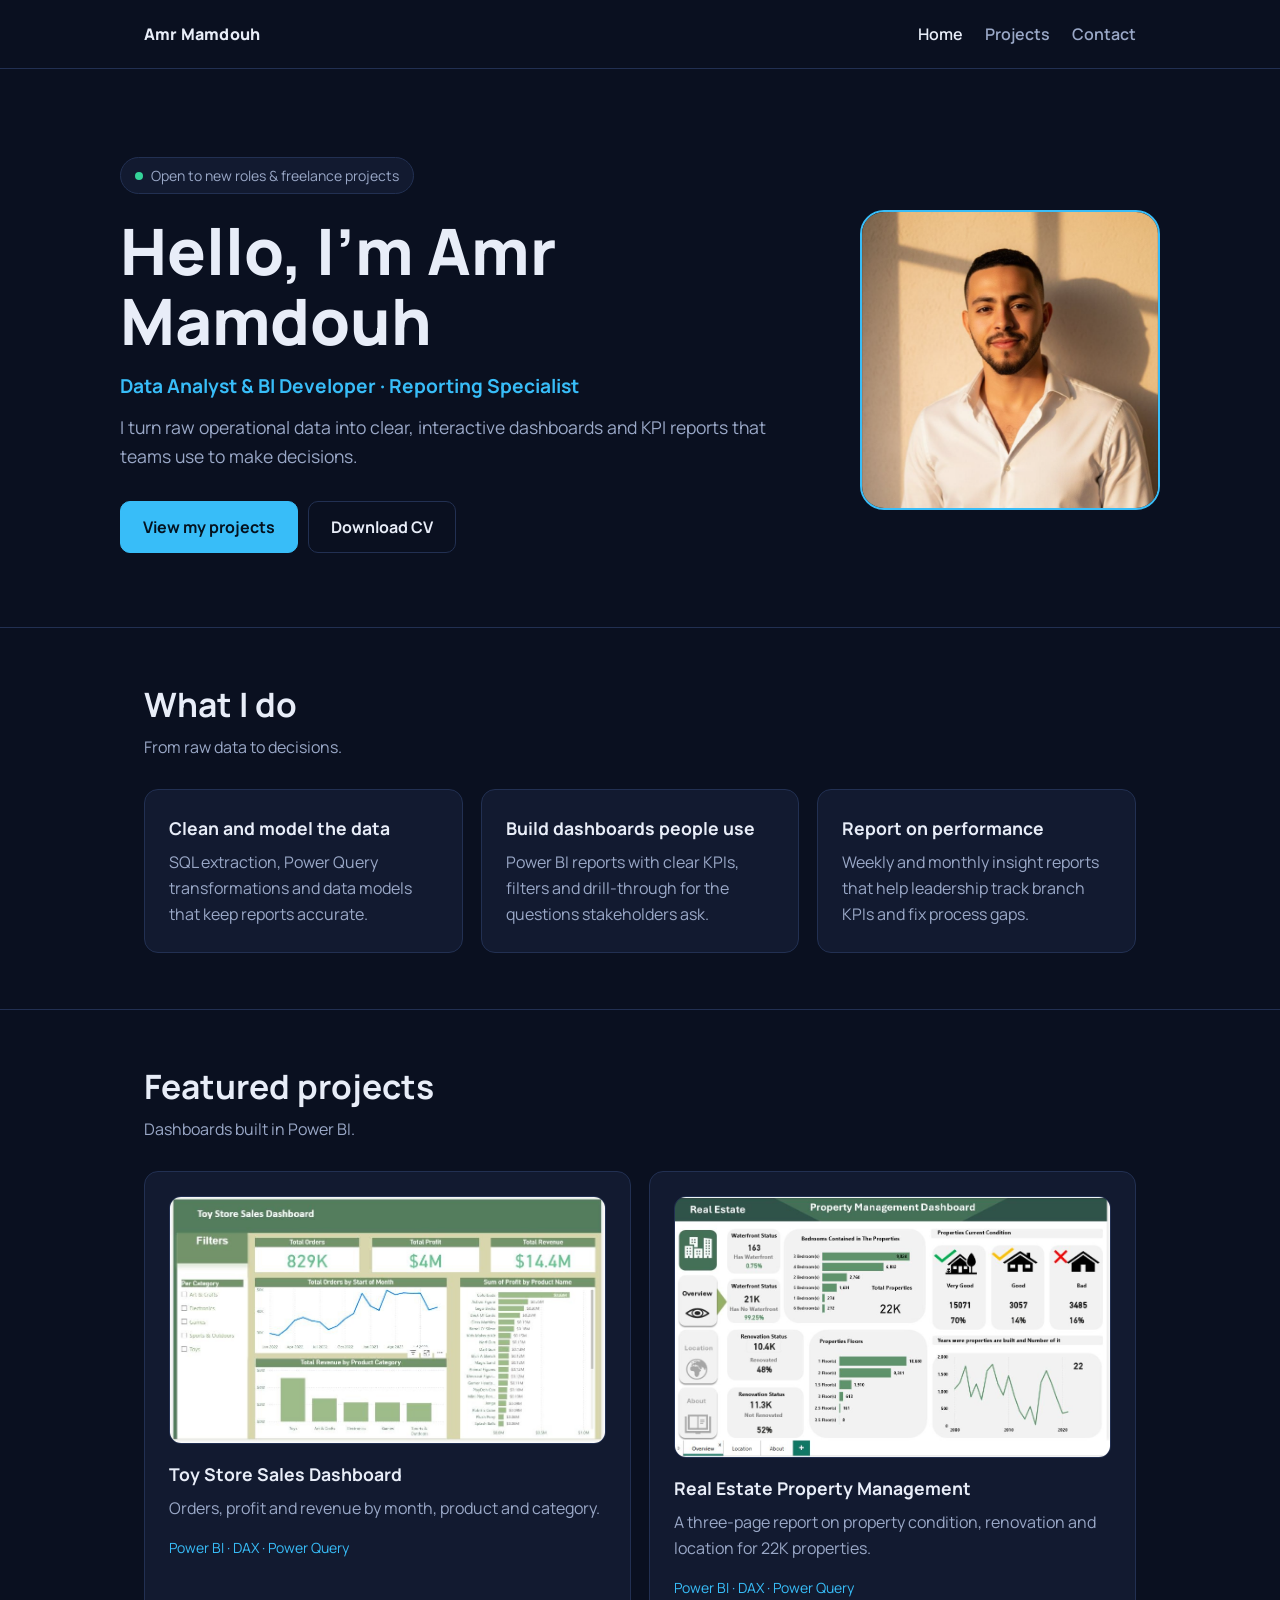
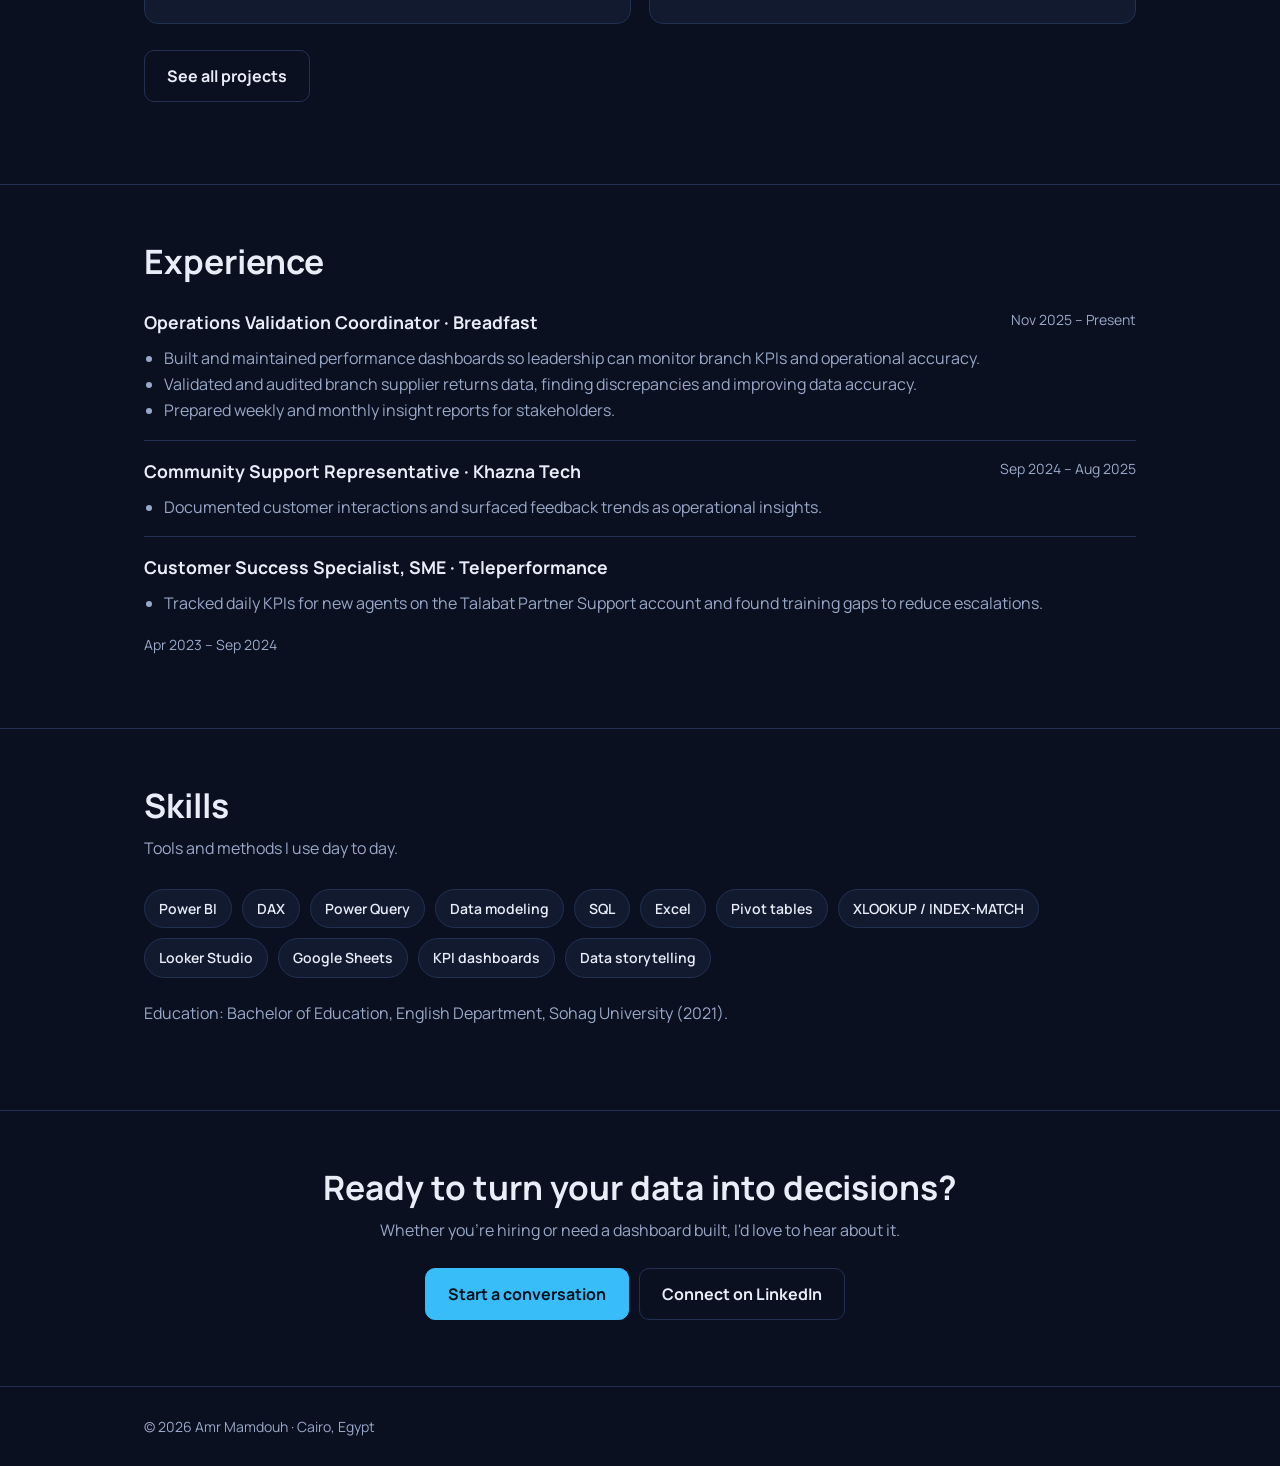
<file: index.html>
<!doctype html><html lang="en"><head><title>Amr Mamdouh | Data Analyst & BI Developer — Power BI, SQL, Excel</title><meta name="description" content="Portfolio of Amr Mamdouh, Data Analyst and BI Developer in Cairo. Power BI, SQL and Excel dashboards that turn operational data into decisions."><meta charset="utf-8"><meta name="viewport" content="width=device-width, initial-scale=1.0"><meta name="theme-color" content="#0a1020"><link rel="preconnect" href="https://fonts.googleapis.com"><link rel="preconnect" href="https://fonts.gstatic.com" crossorigin><link href="https://fonts.googleapis.com/css2?family=Manrope:wght@400;600;700;800&display=swap" rel="stylesheet"><link rel="stylesheet" href="style.css"></head><body>
<header class="site"><div class="wrap"><a class="brand" href="index.html">Amr Mamdouh</a><nav><a href="index.html" aria-current="page">Home</a><a href="projects.html" >Projects</a><a href="contact.html" >Contact</a></nav></div></header>
<main>
<div class="wrap hero hero-grid">
<div class="hero-text">
<span class="badge">Open to new roles &amp; freelance projects</span>
<h1>Hello, I'm Amr Mamdouh</h1>
<p class="role">Data Analyst &amp; BI Developer · Reporting Specialist</p>
<p class="lead">I turn raw operational data into clear, interactive dashboards and KPI reports that teams use to make decisions.</p>
<a class="btn primary" href="projects.html">View my projects</a><a class="btn" href="Amr-Mamdouh-CV.pdf">Download CV</a>
</div>
<img class="portrait" src="photo.png" alt="Portrait of Amr Mamdouh" width="320" height="320">
</div>

<section><div class="wrap">
<h2>What I do</h2>
<p class="sub">From raw data to decisions.</p>
<div class="grid">
<div class="card"><h3>Clean and model the data</h3><p>SQL extraction, Power Query transformations and data models that keep reports accurate.</p></div>
<div class="card"><h3>Build dashboards people use</h3><p>Power BI reports with clear KPIs, filters and drill-through for the questions stakeholders ask.</p></div>
<div class="card"><h3>Report on performance</h3><p>Weekly and monthly insight reports that help leadership track branch KPIs and fix process gaps.</p></div>
</div></div></section>

<section><div class="wrap">
<h2>Featured projects</h2>
<p class="sub">Dashboards built in Power BI.</p>
<div class="grid">
<div class="card"><img class="shot" src="toy-store.jpg" alt="Toy Store Sales Dashboard showing 829K orders, $4M profit and $14.4M revenue" loading="lazy"><h3>Toy Store Sales Dashboard</h3><p>Orders, profit and revenue by month, product and category.</p><div class="tools">Power BI · DAX · Power Query</div></div>
<div class="card"><img class="shot" src="realestate-overview.jpg" alt="Real Estate Property Management Dashboard overview page" loading="lazy"><h3>Real Estate Property Management</h3><p>A three-page report on property condition, renovation and location for 22K properties.</p><div class="tools">Power BI · DAX · Power Query</div></div>
</div>
<p style="margin-top:26px"><a class="btn" href="projects.html">See all projects</a></p>
</div></section>

<section><div class="wrap">
<h2>Experience</h2>
<div class="job"><div><h3>Operations Validation Coordinator · Breadfast</h3>
<ul><li>Built and maintained performance dashboards so leadership can monitor branch KPIs and operational accuracy.</li><li>Validated and audited branch supplier returns data, finding discrepancies and improving data accuracy.</li><li>Prepared weekly and monthly insight reports for stakeholders.</li></ul></div><span class="when">Nov 2025 – Present</span></div>
<div class="job"><div><h3>Community Support Representative · Khazna Tech</h3>
<ul><li>Documented customer interactions and surfaced feedback trends as operational insights.</li></ul></div><span class="when">Sep 2024 – Aug 2025</span></div>
<div class="job"><div><h3>Customer Success Specialist, SME · Teleperformance</h3>
<ul><li>Tracked daily KPIs for new agents on the Talabat Partner Support account and found training gaps to reduce escalations.</li></ul></div><span class="when">Apr 2023 – Sep 2024</span></div>
</div></section>

<section><div class="wrap">
<h2>Skills</h2>
<p class="sub">Tools and methods I use day to day.</p>
<ul class="chips"><li>Power BI</li><li>DAX</li><li>Power Query</li><li>Data modeling</li><li>SQL</li><li>Excel</li><li>Pivot tables</li><li>XLOOKUP / INDEX-MATCH</li><li>Looker Studio</li><li>Google Sheets</li><li>KPI dashboards</li><li>Data storytelling</li></ul>
<p class="sub" style="margin-top:22px">Education: Bachelor of Education, English Department, Sohag University (2021).</p>
</div></section>

<section class="cta"><div class="wrap">
<h2>Ready to turn your data into decisions?</h2>
<p class="sub">Whether you're hiring or need a dashboard built, I'd love to hear about it.</p>
<a class="btn primary" href="contact.html">Start a conversation</a><a class="btn" href="https://www.linkedin.com/in/amrmamdouh99/">Connect on LinkedIn</a>
</div></section>
</main>
<footer><div class="wrap">© 2026 Amr Mamdouh · Cairo, Egypt</div></footer>
</body></html>
</file>
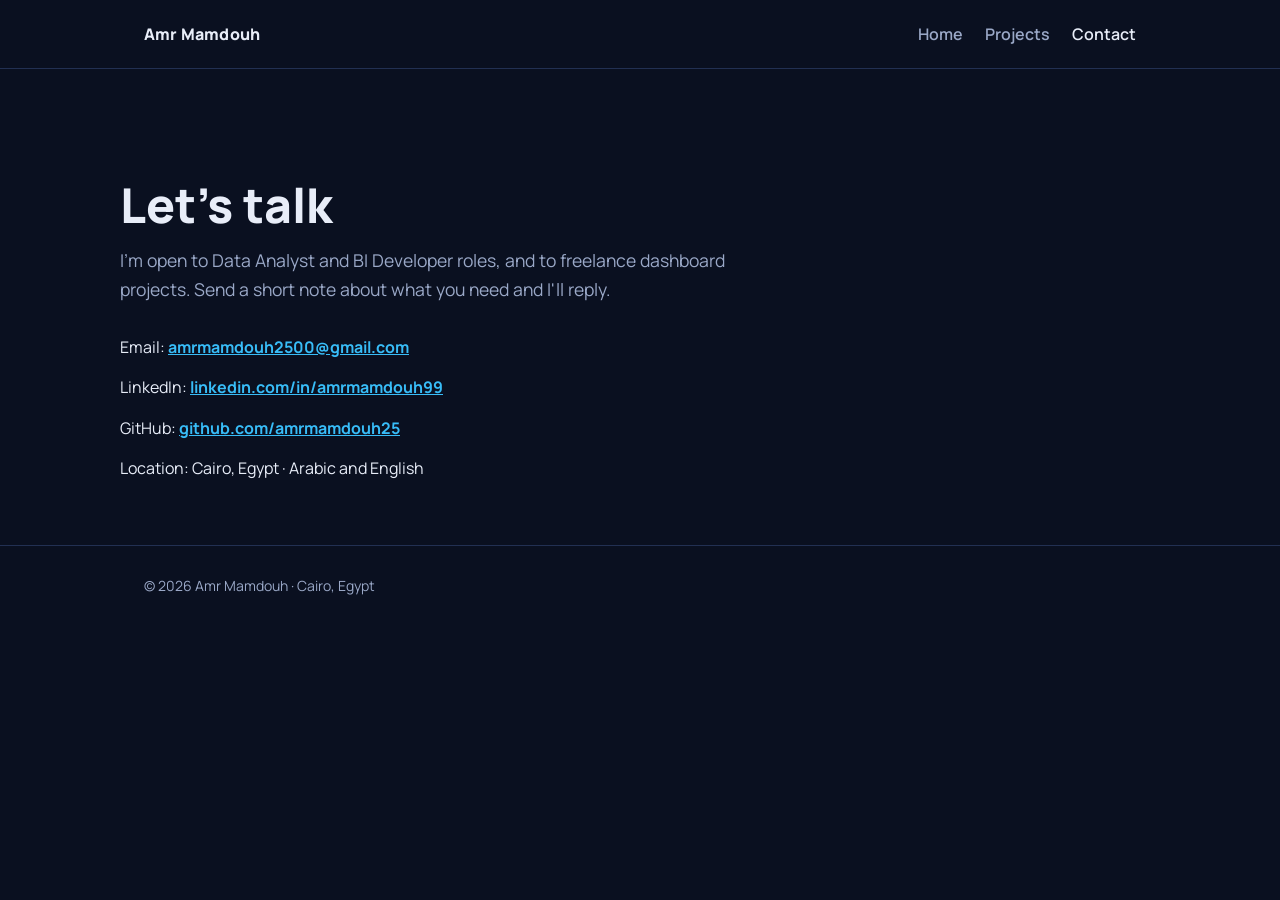
<file: contact.html>
<!doctype html><html lang="en"><head><title>Contact | Amr Mamdouh</title><meta name="description" content="Contact Amr Mamdouh, Data Analyst and BI Developer in Cairo, for roles or freelance dashboard projects."><meta charset="utf-8"><meta name="viewport" content="width=device-width, initial-scale=1.0"><meta name="theme-color" content="#0a1020"><link rel="preconnect" href="https://fonts.googleapis.com"><link rel="preconnect" href="https://fonts.gstatic.com" crossorigin><link href="https://fonts.googleapis.com/css2?family=Manrope:wght@400;600;700;800&display=swap" rel="stylesheet"><link rel="stylesheet" href="style.css"></head><body>
<header class="site"><div class="wrap"><a class="brand" href="index.html">Amr Mamdouh</a><nav><a href="index.html" >Home</a><a href="projects.html" >Projects</a><a href="contact.html" aria-current="page">Contact</a></nav></div></header>
<main><div class="wrap hero">
<h1 style="font-size:clamp(2rem,5vw,3rem)">Let's talk</h1>
<p class="lead">I'm open to Data Analyst and BI Developer roles, and to freelance dashboard projects. Send a short note about what you need and I'll reply.</p>
<ul class="contact-list">
<li>Email: <a href="mailto:amrmamdouh2500@gmail.com">amrmamdouh2500@gmail.com</a></li>
<li>LinkedIn: <a href="https://www.linkedin.com/in/amrmamdouh99/">linkedin.com/in/amrmamdouh99</a></li>
<li>GitHub: <a href="https://github.com/amrmamdouh25">github.com/amrmamdouh25</a></li>
<li>Location: Cairo, Egypt · Arabic and English</li>
</ul>
</div></main>
<footer><div class="wrap">© 2026 Amr Mamdouh · Cairo, Egypt</div></footer>
</body></html>
</file>
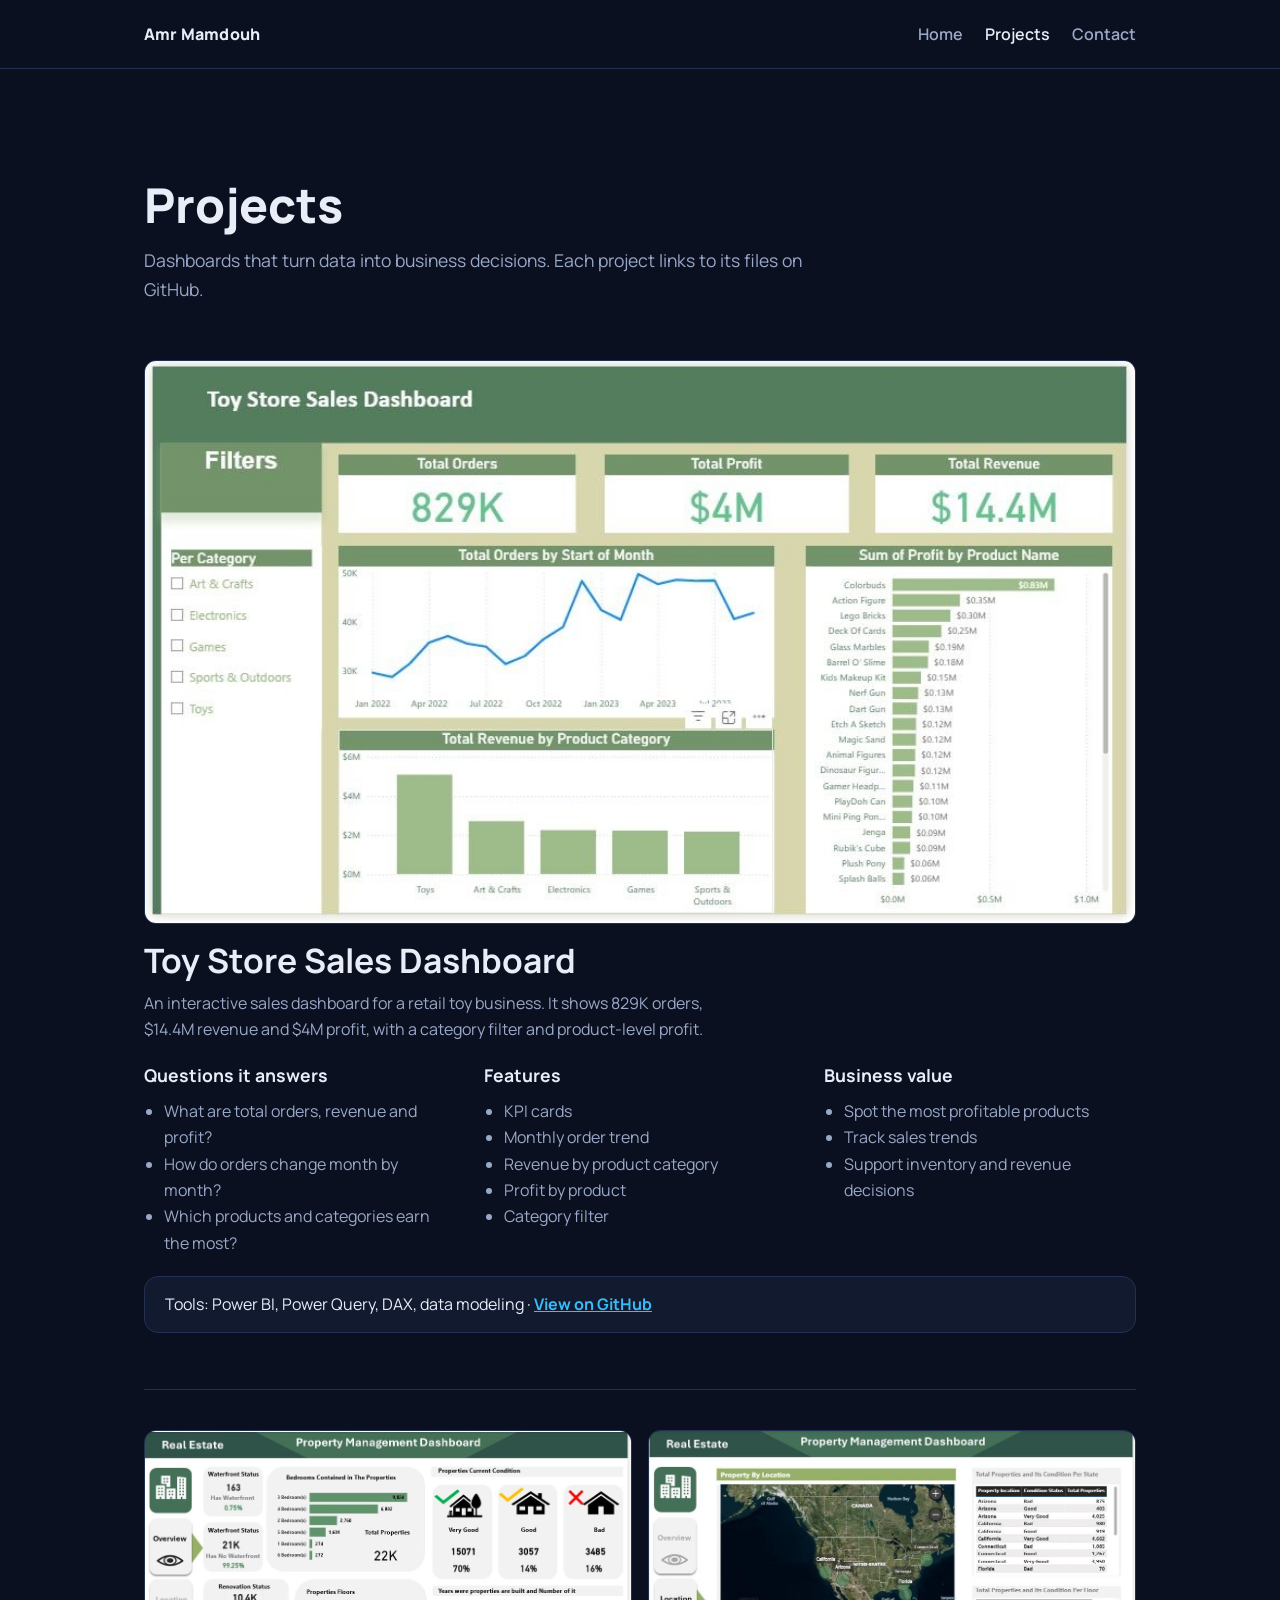
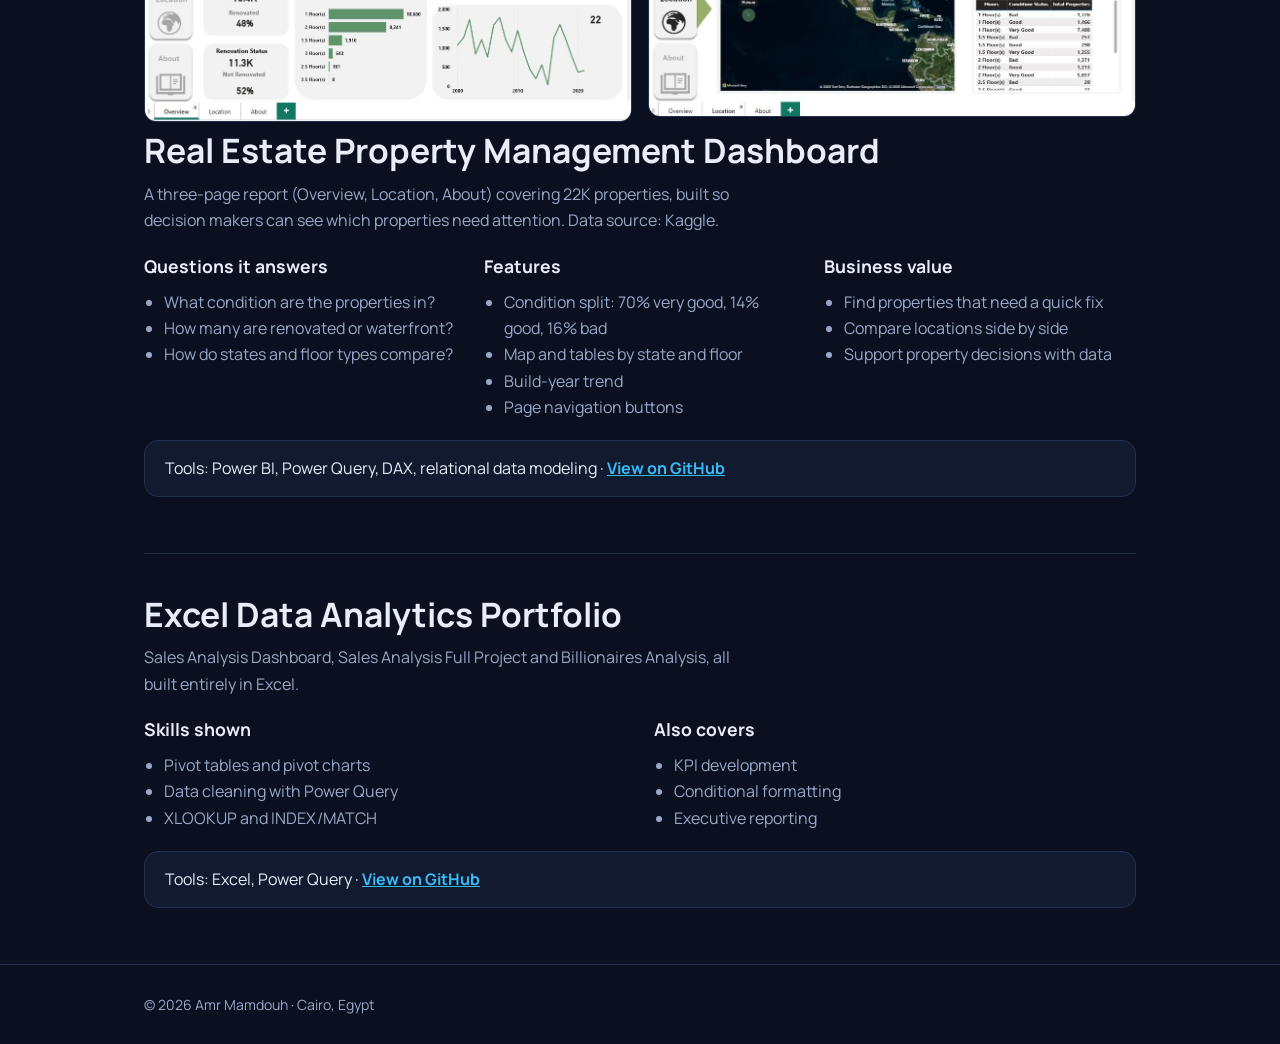
<file: projects.html>
<!doctype html><html lang="en"><head><title>Projects | Amr Mamdouh</title><meta name="description" content="Power BI and Excel dashboard projects by Amr Mamdouh, Data Analyst and BI Developer."><meta charset="utf-8"><meta name="viewport" content="width=device-width, initial-scale=1.0"><meta name="theme-color" content="#0a1020"><link rel="preconnect" href="https://fonts.googleapis.com"><link rel="preconnect" href="https://fonts.gstatic.com" crossorigin><link href="https://fonts.googleapis.com/css2?family=Manrope:wght@400;600;700;800&display=swap" rel="stylesheet"><link rel="stylesheet" href="style.css"></head><body>
<header class="site"><div class="wrap"><a class="brand" href="index.html">Amr Mamdouh</a><nav><a href="index.html" >Home</a><a href="projects.html" aria-current="page">Projects</a><a href="contact.html" >Contact</a></nav></div></header>
<main><div class="wrap">
<div class="hero" style="padding-bottom:16px"><h1 style="font-size:clamp(2rem,5vw,3rem)">Projects</h1><p class="lead" style="margin:0">Dashboards that turn data into business decisions. Each project links to its files on GitHub.</p></div>

<article class="proj"><img class="shot" src="toy-store.jpg" alt="Toy Store Sales Dashboard with KPI cards, monthly order trend, revenue by category and profit by product" loading="lazy">
<h2>Toy Store Sales Dashboard</h2>
<p class="sub" style="margin-bottom:0">An interactive sales dashboard for a retail toy business. It shows 829K orders, $14.4M revenue and $4M profit, with a category filter and product-level profit.</p>
<div class="cols">
<div><h3>Questions it answers</h3><ul><li>What are total orders, revenue and profit?</li><li>How do orders change month by month?</li><li>Which products and categories earn the most?</li></ul></div>
<div><h3>Features</h3><ul><li>KPI cards</li><li>Monthly order trend</li><li>Revenue by product category</li><li>Profit by product</li><li>Category filter</li></ul></div>
<div><h3>Business value</h3><ul><li>Spot the most profitable products</li><li>Track sales trends</li><li>Support inventory and revenue decisions</li></ul></div></div>
<p class="card" style="margin-top:20px;padding:14px 20px">Tools: Power BI, Power Query, DAX, data modeling · <a href="https://github.com/amrmamdouh25/Power-BI-Portfolio" style="color:var(--accent);font-weight:700">View on GitHub</a></p></article>

<article class="proj"><div class="pair"><img class="shot" src="realestate-overview.jpg" alt="Real Estate dashboard overview: 22K properties by bedrooms, floors, condition and renovation status" loading="lazy"><img class="shot" src="realestate-location.jpg" alt="Real Estate dashboard location page with a map and tables by state and floor" loading="lazy"></div>
<h2>Real Estate Property Management Dashboard</h2>
<p class="sub" style="margin-bottom:0">A three-page report (Overview, Location, About) covering 22K properties, built so decision makers can see which properties need attention. Data source: Kaggle.</p>
<div class="cols">
<div><h3>Questions it answers</h3><ul><li>What condition are the properties in?</li><li>How many are renovated or waterfront?</li><li>How do states and floor types compare?</li></ul></div>
<div><h3>Features</h3><ul><li>Condition split: 70% very good, 14% good, 16% bad</li><li>Map and tables by state and floor</li><li>Build-year trend</li><li>Page navigation buttons</li></ul></div>
<div><h3>Business value</h3><ul><li>Find properties that need a quick fix</li><li>Compare locations side by side</li><li>Support property decisions with data</li></ul></div></div>
<p class="card" style="margin-top:20px;padding:14px 20px">Tools: Power BI, Power Query, DAX, relational data modeling · <a href="https://github.com/amrmamdouh25/Power-BI-Portfolio" style="color:var(--accent);font-weight:700">View on GitHub</a></p></article>

<article class="proj"><h2>Excel Data Analytics Portfolio</h2>
<p class="sub" style="margin-bottom:0">Sales Analysis Dashboard, Sales Analysis Full Project and Billionaires Analysis, all built entirely in Excel.</p>
<div class="cols">
<div><h3>Skills shown</h3><ul><li>Pivot tables and pivot charts</li><li>Data cleaning with Power Query</li><li>XLOOKUP and INDEX/MATCH</li></ul></div>
<div><h3>Also covers</h3><ul><li>KPI development</li><li>Conditional formatting</li><li>Executive reporting</li></ul></div></div>
<p class="card" style="margin-top:20px;padding:14px 20px">Tools: Excel, Power Query · <a href="https://github.com/amrmamdouh25/Excel-Data-Analytics-Portfolio" style="color:var(--accent);font-weight:700">View on GitHub</a></p></article>
</div></main>
<footer><div class="wrap">© 2026 Amr Mamdouh · Cairo, Egypt</div></footer>
</body></html>
</file>
<file: style.css>
:root{--bg:#0a1020;--surface:#121a30;--line:#223052;--text:#e8edf8;--muted:#9aa8c7;--accent:#38bdf8;--accent-ink:#04121f}
*{box-sizing:border-box}
html{scroll-behavior:smooth}
body{margin:0;background:var(--bg);color:var(--text);font:16px/1.65 "Manrope",system-ui,-apple-system,"Segoe UI",Roboto,sans-serif}
a{color:inherit}
.wrap{max-width:1040px;margin:0 auto;padding:0 24px}
header.site{border-bottom:1px solid var(--line)}
header.site .wrap{display:flex;align-items:center;justify-content:space-between;height:68px}
.brand{font-weight:800;text-decoration:none;letter-spacing:.2px}
nav a{margin-left:22px;text-decoration:none;color:var(--muted);font-weight:600}
nav a:hover,nav a[aria-current]{color:var(--text)}
a:focus-visible,button:focus-visible{outline:2px solid var(--accent);outline-offset:3px;border-radius:4px}
.hero{padding:88px 0 64px}
.badge{display:inline-flex;align-items:center;gap:8px;border:1px solid var(--line);background:var(--surface);padding:6px 14px;border-radius:999px;color:var(--muted);font-size:14px}
.badge::before{content:"";width:8px;height:8px;border-radius:50%;background:#34d399}
h1{font-size:clamp(2.4rem,6vw,4rem);line-height:1.1;margin:22px 0 14px;font-weight:800}
h2{font-size:clamp(1.6rem,3.5vw,2.1rem);margin:0 0 10px;line-height:1.2}
h3{margin:0 0 6px;font-size:1.1rem}
.role{font-size:1.2rem;font-weight:700;color:var(--accent);margin:0 0 10px}
.lead{max-width:60ch;color:var(--muted);font-size:1.1rem;margin:0 0 30px}
.btn{display:inline-block;padding:12px 22px;border-radius:10px;font-weight:700;text-decoration:none;border:1px solid var(--line);margin:0 10px 10px 0}
.btn.primary{background:var(--accent);color:var(--accent-ink);border-color:var(--accent)}
.btn:hover{border-color:var(--accent)}
section{padding:56px 0;border-top:1px solid var(--line)}
.sub{color:var(--muted);max-width:60ch;margin:0 0 28px}
.grid{display:grid;gap:18px;grid-template-columns:repeat(auto-fit,minmax(260px,1fr))}
.card{background:var(--surface);border:1px solid var(--line);border-radius:14px;padding:24px}
.card p{margin:0;color:var(--muted)}
.card .tools{margin-top:14px;font-size:14px;color:var(--accent)}
.card a.more{display:inline-block;margin-top:14px;color:var(--accent);font-weight:700;text-decoration:none}
.chips{display:flex;flex-wrap:wrap;gap:10px;padding:0;margin:0;list-style:none}
.chips li{border:1px solid var(--line);background:var(--surface);padding:7px 14px;border-radius:999px;font-size:14px;font-weight:600}
.job{display:flex;justify-content:space-between;gap:16px;flex-wrap:wrap;padding:16px 0;border-bottom:1px solid var(--line)}
.job:last-child{border-bottom:0}
.job p{margin:0;color:var(--muted)}
.cta{text-align:center}
.cta .sub{margin:0 auto 24px}
.proj{padding:40px 0;border-top:1px solid var(--line)}
.proj:first-of-type{border-top:0}
.proj ul{margin:8px 0 0;padding-left:20px;color:var(--muted)}
.cols{display:grid;gap:28px;grid-template-columns:repeat(auto-fit,minmax(260px,1fr));margin-top:18px}
.cols h3{color:var(--text)}
.contact-list{list-style:none;padding:0;margin:0;display:grid;gap:14px}
.contact-list a{color:var(--accent);font-weight:700}
footer{border-top:1px solid var(--line);padding:28px 0;color:var(--muted);font-size:14px}
@media(max-width:560px){nav a{margin-left:14px}.hero{padding-top:56px}}
.shot{display:block;width:100%;height:auto;border-radius:12px;border:1px solid var(--line);margin:0 0 16px}
.pair{display:grid;gap:16px;grid-template-columns:repeat(auto-fit,minmax(260px,1fr));margin-bottom:8px}
.pair .shot{margin:0}
.job ul{margin:8px 0 0;padding-left:20px;color:var(--muted)}
.job .when{color:var(--muted);font-size:14px;white-space:nowrap}

.hero-grid{display:grid;grid-template-columns:minmax(0,1fr) clamp(130px,28vw,300px);gap:clamp(20px,4vw,48px);align-items:center}
.hero-text{grid-column:1;grid-row:1}
.portrait{grid-column:2;grid-row:1;width:100%;height:auto;aspect-ratio:1;object-fit:cover;border-radius:24px;border:2px solid var(--accent);display:block}
@media(max-width:480px){.hero-grid{grid-template-columns:minmax(0,1fr) 110px;gap:16px}.portrait{border-radius:16px}}
</file>
